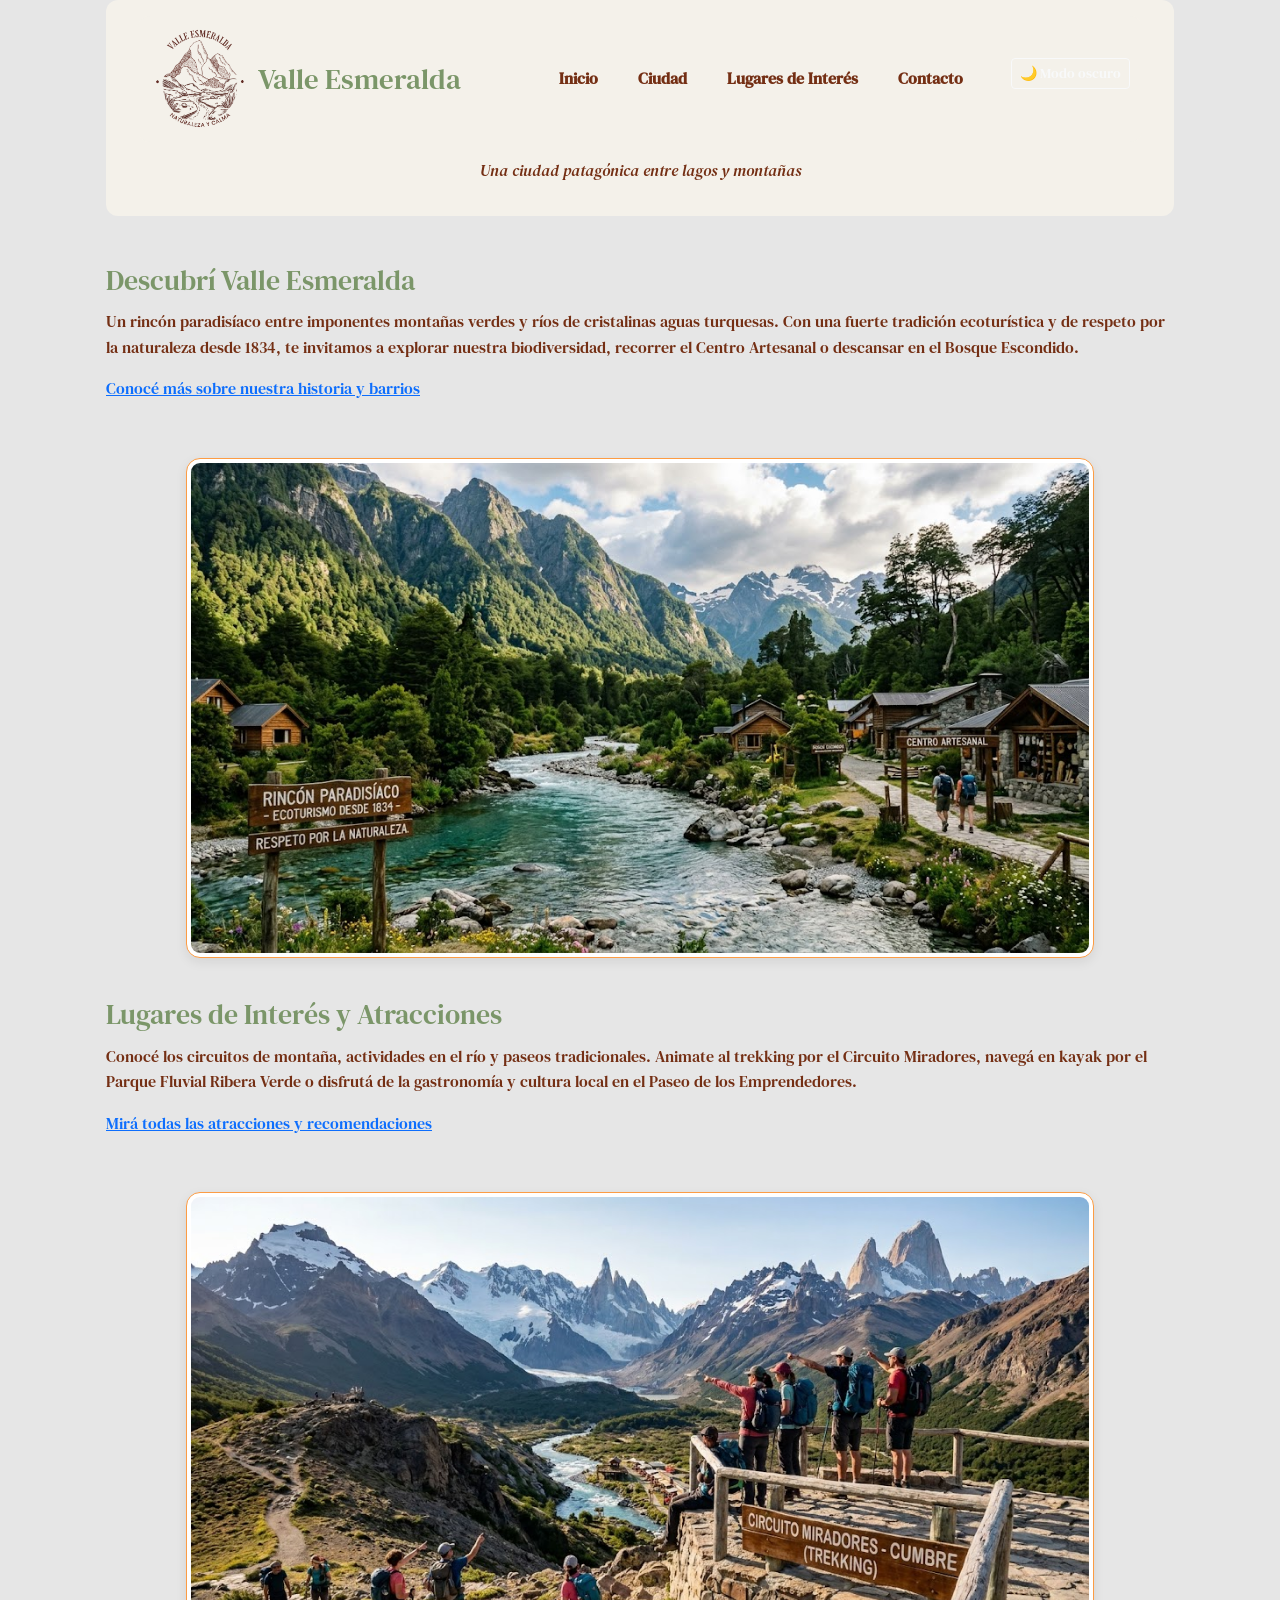
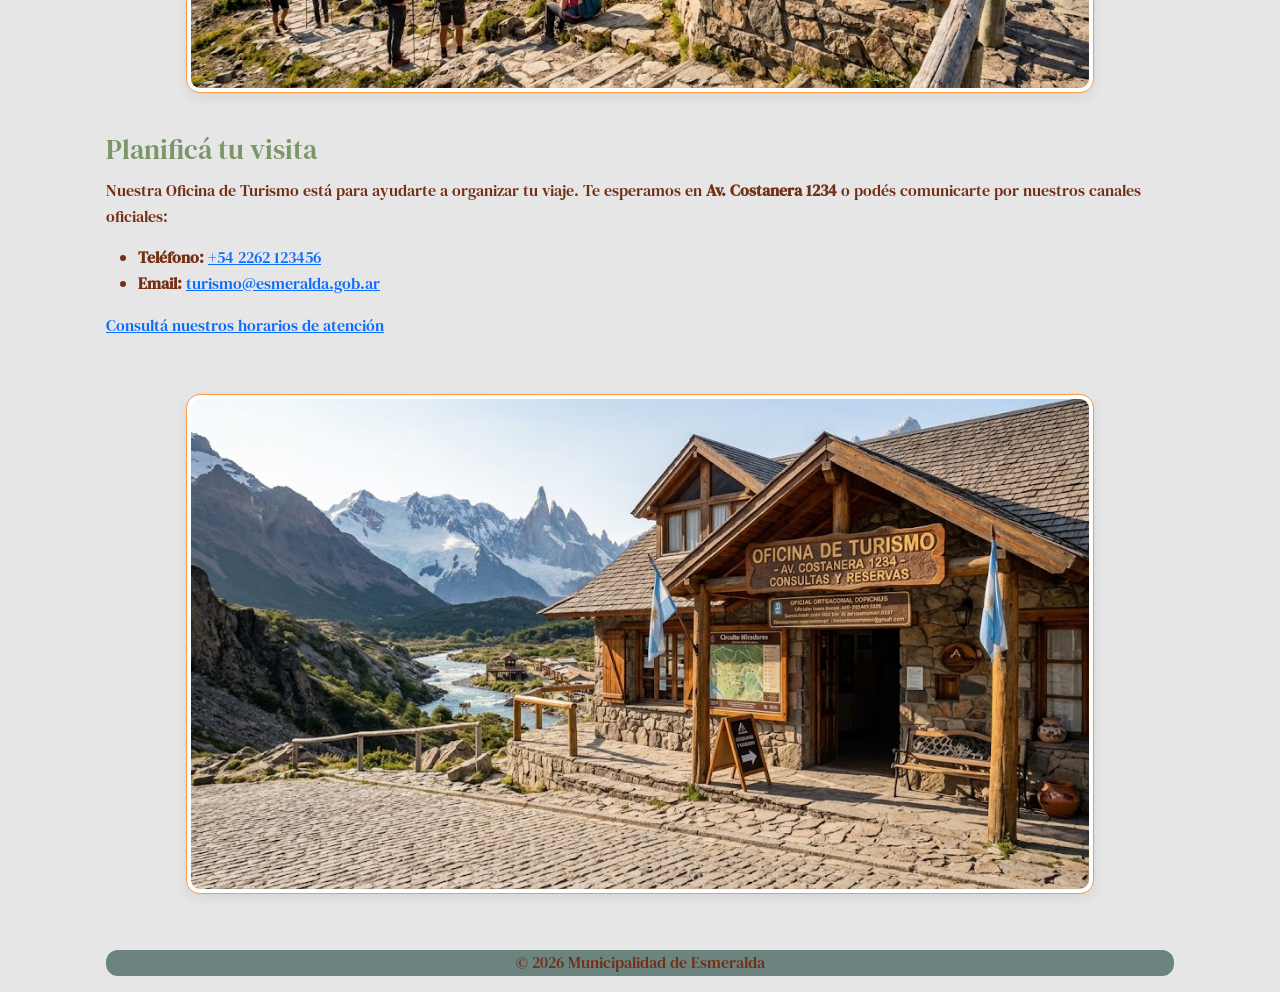
<file: index.html>
<!DOCTYPE html>
<html lang="es">

<head>
    <meta charset="UTF-8">
    <meta name="viewport" content="width=device-width, initial-scale=1.0">
    <title>Valle Esmeralda - Inicio</title>

    <link rel="preconnect" href="https://fonts.googleapis.com">
    <link rel="preconnect" href="https://fonts.gstatic.com" crossorigin>
    <link href="https://fonts.googleapis.com/css2?family=DM+Serif+Text:ital@0;1&display=swap" rel="stylesheet">
    <link href="https://cdn.jsdelivr.net/npm/bootstrap@5.3.3/dist/css/bootstrap.min.css" rel="stylesheet">
    <link rel=stylesheet href=css/estilos.css>
</head>

<body>

    <header>
        <nav class="navbar navbar-expand-lg navbar-dark bg-dark">
            <div class="container-fluid">
                <a class="navbar-brand d-flex align-items-center gap-2" href="index.html">
                    <img src="imagenes/logo.png" alt="Logo Valle Esmeralda" class="logo">
                    <span>Valle Esmeralda</span>
                </a>

                <button class="navbar-toggler" type="button" data-bs-toggle="collapse" data-bs-target="#navbarNav"
                    aria-controls="navbarNav" aria-expanded="false" aria-label="Toggle navigation">
                    <span class="navbar-toggler-icon"></span>
                </button>

                <div class="collapse navbar-collapse" id="navbarNav">
                    <ul class="navbar-nav ms-auto">
                        <li class="nav-item"><a class="nav-link" href="index.html">Inicio</a></li>
                        <li class="nav-item"><a class="nav-link" href="ciudad.html">Ciudad</a></li>
                        <li class="nav-item"><a class="nav-link" href="lugares.html">Lugares de Interés</a></li>
                        <li class="nav-item"><a class="nav-link" href="contacto.html">Contacto</a></li>

                        <li class="nav-item">
                            <button id="btn-modo" type="button" class="btn btn-outline-light btn-sm ms-lg-3 mt-2 mt-lg-0">
                                🌙 Modo oscuro
                            </button>
                        </li>        
                    </ul>
                </div>
            </div>
        </nav>
        <p class="text-center mt-3"><em>Una ciudad patagónica entre lagos y montañas</em></p>
    </header>

    <main>
        <section id="resumen-ciudad">
            <h2>Descubrí Valle Esmeralda</h2>
            <p>Un rincón paradisíaco entre imponentes montañas verdes y ríos de cristalinas aguas turquesas. Con una
                fuerte tradición ecoturística y de respeto por la naturaleza desde 1834, te invitamos a explorar nuestra
                biodiversidad, recorrer el Centro Artesanal o descansar en el Bosque Escondido.</p>
            <a href="ciudad.html">Conocé más sobre nuestra historia y barrios</a>
        </section>
        <img src="imagenes/ciudad-ValleEsmeralda.jpg" alt="Vista de Valle Esmeralda">

        <section id="resumen-lugares">
            <h2>Lugares de Interés y Atracciones</h2>
            <p>Conocé los circuitos de montaña, actividades en el río y paseos tradicionales. Animate al trekking por el
                Circuito Miradores, navegá en kayak por el Parque Fluvial Ribera Verde o disfrutá de la gastronomía y
                cultura local en el Paseo de los Emprendedores.</p>
            <a href="lugares.html">Mirá todas las atracciones y recomendaciones</a>
        </section>
        <img src="imagenes/lugares-ValleEsmeralda.jpg" alt="Excursiones en Vale Esmeralda">

        <section id="resumen-contacto">
            <h2>Planificá tu visita</h2>
            <p>Nuestra Oficina de Turismo está para ayudarte a organizar tu viaje. Te esperamos en <strong>Av. Costanera
                    1234</strong> o podés comunicarte por nuestros canales oficiales:</p>
            <ul>
                <li><strong>Teléfono:</strong> <a href="tel:+542262123456">+54 2262 123456</a></li>
                <li><strong>Email:</strong> <a href="mailto:turismo@esmeralda.gob.ar">turismo@esmeralda.gob.ar</a></li>
            </ul>
            <a href="contacto.html">Consultá nuestros horarios de atención</a>
        </section>
        <img src="imagenes/turismo-ValleEsmeralda.jpg" alt="Oficina de Turismo de Valle Esmeralda">
    </main>

    <footer>
        <p class="letraFooter">&copy; 2026 Municipalidad de Esmeralda</p>
    </footer>
    <script src="https://cdn.jsdelivr.net/npm/bootstrap@5.3.3/dist/js/bootstrap.bundle.min.js"></script>
    <script src="js/main.js"></script>

</body>

</html>
</file>
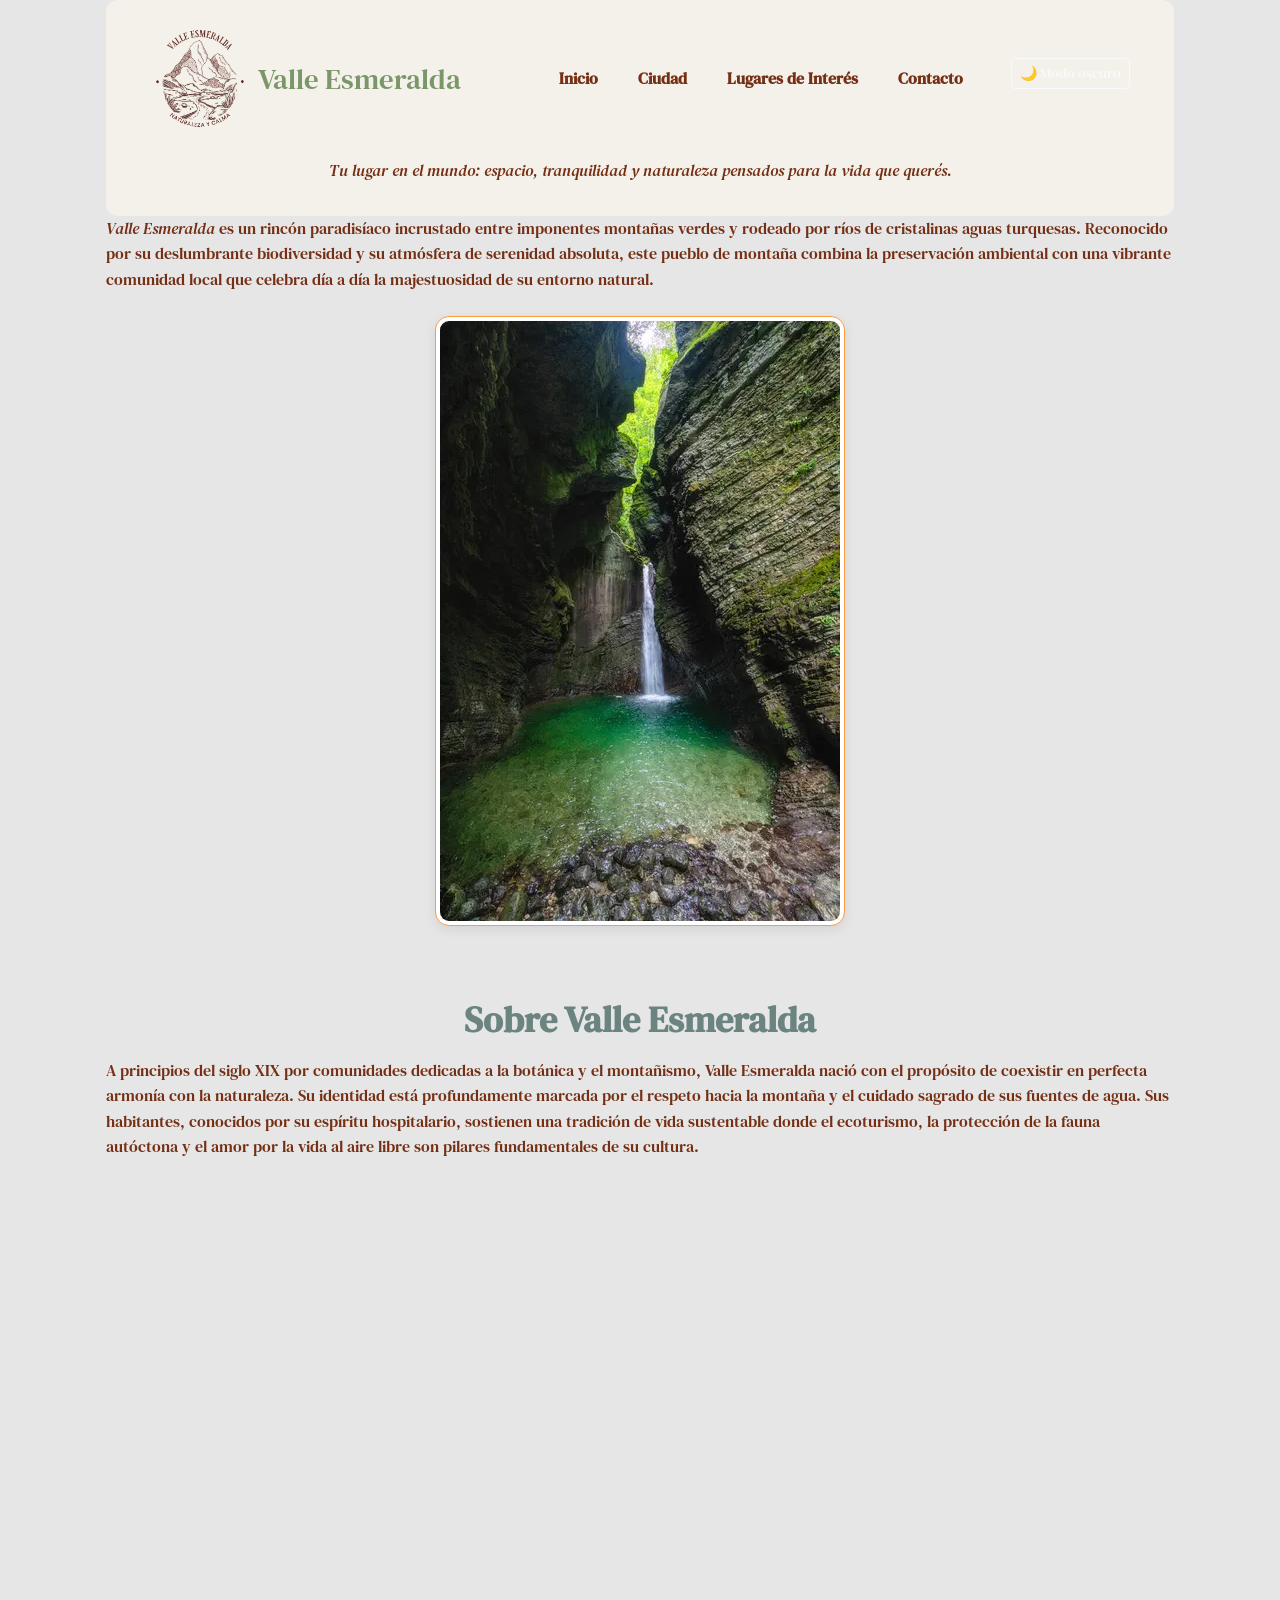
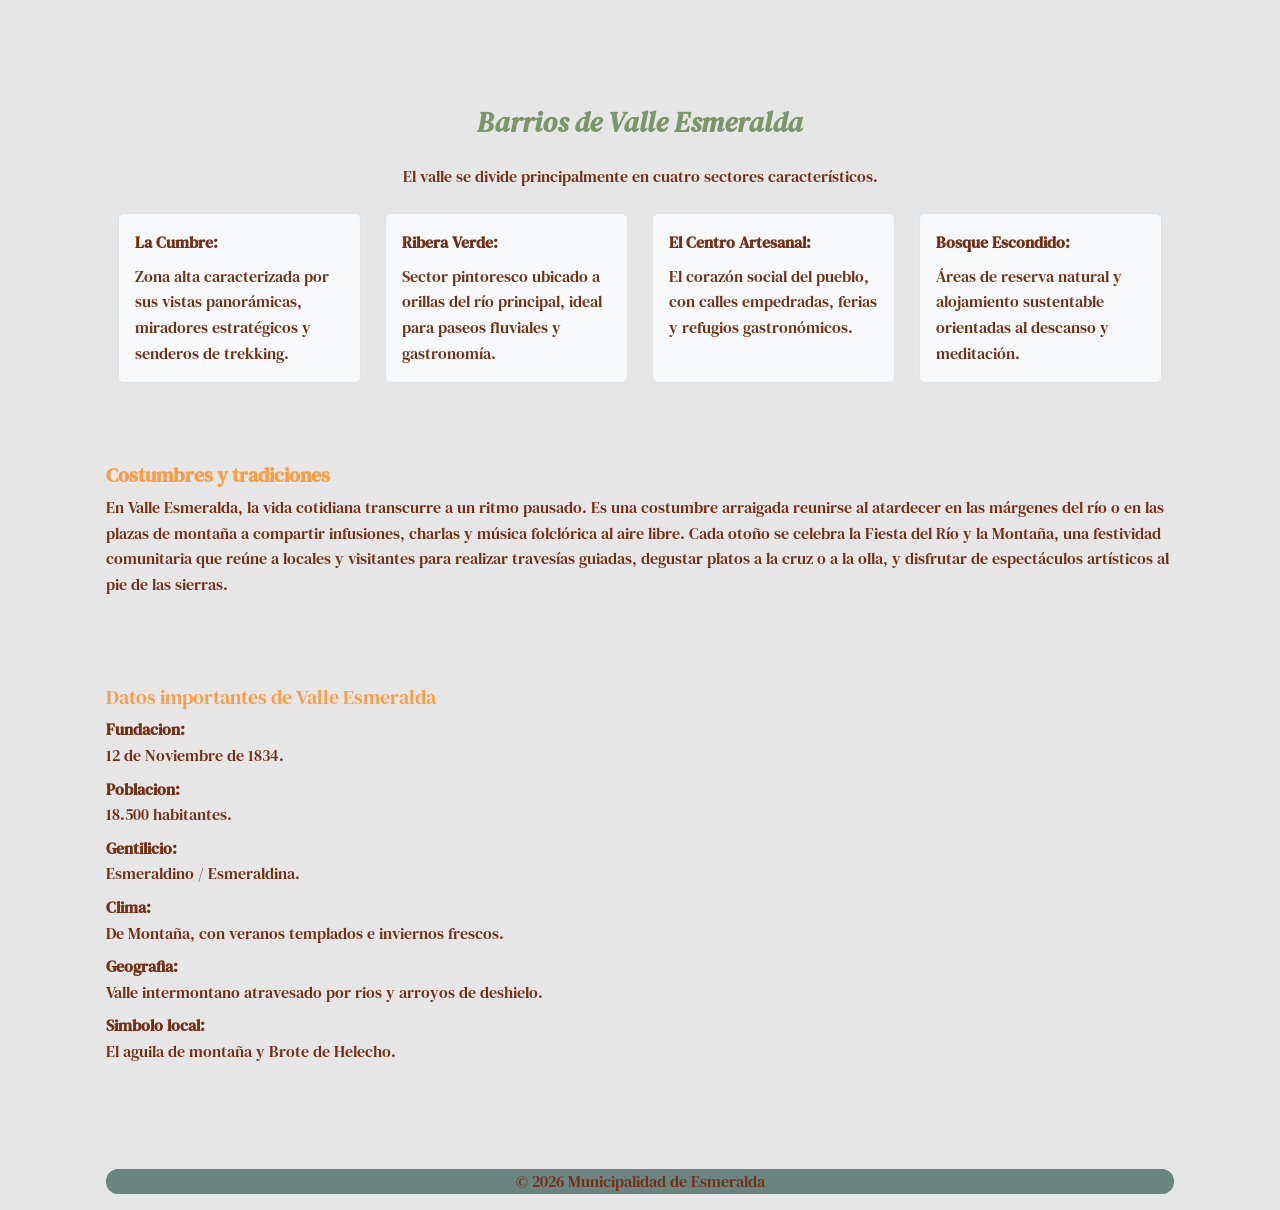
<file: ciudad.html>
<!doctype html>
<html lang="es">
  <head>
    <meta charset="UTF-8" />
    <meta name="viewport" content="width=device-width, initial-scale=1.0" />
    <title>Ciudad - Valle Esmeralda</title>

    <link rel="preconnect" href="https://fonts.googleapis.com" />
    <link rel="preconnect" href="https://fonts.gstatic.com" crossorigin />
    <link
      href="https://cdn.jsdelivr.net/npm/bootstrap@5.3.3/dist/css/bootstrap.min.css"
      rel="stylesheet"
    />
    <link
      href="https://fonts.googleapis.com/css2?family=DM+Serif+Text:ital@0;1&display=swap"
      rel="stylesheet"
    />
    <link rel="stylesheet" href="css/estilos.css" />
  </head>

  <body>
    <header>
      <nav class="navbar navbar-expand-lg navbar-dark bg-dark">
        <div class="container-fluid">
          <a
            class="navbar-brand d-flex align-items-center gap-2"
            href="index.html"
          >
            <img
              src="imagenes/logo.png"
              alt="Logo Valle Esmeralda"
              class="logo"
            />
            <span>Valle Esmeralda</span>
          </a>

          <button
            class="navbar-toggler"
            type="button"
            data-bs-toggle="collapse"
            data-bs-target="#navbarNav"
            aria-controls="navbarNav"
            aria-expanded="false"
            aria-label="Toggle navigation"
          >
            <span class="navbar-toggler-icon"></span>
          </button>

          <div class="collapse navbar-collapse" id="navbarNav">
            <ul class="navbar-nav ms-auto">
              <li class="nav-item">
                <a class="nav-link" href="index.html">Inicio</a>
              </li>
              <li class="nav-item">
                <a class="nav-link" href="ciudad.html">Ciudad</a>
              </li>
              <li class="nav-item">
                <a class="nav-link" href="lugares.html">Lugares de Interés</a>
              </li>
              <li class="nav-item">
                <a class="nav-link" href="contacto.html">Contacto</a>
              </li>

              <li class="nav-item">
                <button
                  id="btn-modo"
                  type="button"
                  class="btn btn-outline-light btn-sm ms-lg-3 mt-2 mt-lg-0"
                >
                  🌙 Modo oscuro
                </button>
              </li>
            </ul>
          </div>
        </div>
      </nav>

      <p class="text-center mt-3">
        <em
          >Tu lugar en el mundo: espacio, tranquilidad y naturaleza pensados
          para la vida que querés.</em
        >
      </p>
    </header>
    <p class="introduccion">
      <em>Valle Esmeralda</em> es un rincón paradisíaco incrustado entre
      imponentes montañas verdes y rodeado por ríos de cristalinas aguas
      turquesas. Reconocido por su deslumbrante biodiversidad y su atmósfera de
      serenidad absoluta, este pueblo de montaña combina la preservación
      ambiental con una vibrante comunidad local que celebra día a día la
      majestuosidad de su entorno natural.
    </p>
    <img
      class="imagenDeIntroduccion"
      src="imagenes/valleEsmeralda.jpg"
      alt="Vista de valle esmeralda desde un punto estrategico."
    />

    <main>
      <section id="ubicacion">
        <h1><strong>Sobre Valle Esmeralda</strong></h1>
        <p>
          A principios del siglo XIX por comunidades dedicadas a la botánica y
          el montañismo, Valle Esmeralda nació con el propósito de coexistir en
          perfecta armonía con la naturaleza. Su identidad está profundamente
          marcada por el respeto hacia la montaña y el cuidado sagrado de sus
          fuentes de agua. Sus habitantes, conocidos por su espíritu
          hospitalario, sostienen una tradición de vida sustentable donde el
          ecoturismo, la protección de la fauna autóctona y el amor por la vida
          al aire libre son pilares fundamentales de su cultura.
        </p>
        <iframe
          src="https://www.google.com/maps/embed?pb=!1m18!1m12!1m3!1d29844.52440978913!2d-105.24488126232674!3d20.76839584957536!2m3!1f0!2f0!3f0!3m2!1i1024!2i768!4f13.1!3m3!1m2!1s0x842147dd7020b9a9%3A0x7bcd4be69fecaa9e!2s63737%20San%20Jos%C3%A9%20del%20Valle%2C%20Nay.%2C%20M%C3%A9xico!5e0!3m2!1ses!2sar!4v1790870543502!5m2!1ses!2sar"
          width="600"
          height="450"
          allowfullscreen=""
          loading="lazy"
          referrerpolicy="strict-origin-when-cross-origin"
          title="Mapa de ubicacion de Valle Esmeralda"
        ></iframe>
      </section>

      <section class="container my-5">
        <h2 class="text-center mb-4">
          <strong><em>Barrios de Valle Esmeralda</em></strong>
        </h2>
        <p class="text-center mb-4">
          El valle se divide principalmente en cuatro sectores característicos.
        </p>

        <!-- 1. Creamos una Fila (row) con separación entre columnas (g-4) -->
        <div class="row g-4">
          <!-- Columna 1: La Cumbre (Ocupa 6 espacios en pantallas medianas/grandes, 12 en celulares) -->
          <div class="col-md-6 col-lg-3">
            <div class="p-3 border bg-light h-100 rounded">
              <strong>La Cumbre:</strong>
              <p class="mt-2 mb-0">
                Zona alta caracterizada por sus vistas panorámicas, miradores
                estratégicos y senderos de trekking.
              </p>
            </div>
          </div>

          <!-- Columna 2: Ribera Verde -->
          <div class="col-md-6 col-lg-3">
            <div class="p-3 border bg-light h-100 rounded">
              <strong>Ribera Verde:</strong>
              <p class="mt-2 mb-0">
                Sector pintoresco ubicado a orillas del río principal, ideal
                para paseos fluviales y gastronomía.
              </p>
            </div>
          </div>

          <!-- Columna 3: El Centro Artesanal -->
          <div class="col-md-6 col-lg-3">
            <div class="p-3 border bg-light h-100 rounded">
              <strong>El Centro Artesanal:</strong>
              <p class="mt-2 mb-0">
                El corazón social del pueblo, con calles empedradas, ferias y
                refugios gastronómicos.
              </p>
            </div>
          </div>

          <!-- Columna 4: Bosque Escondido -->
          <div class="col-md-6 col-lg-3">
            <div class="p-3 border bg-light h-100 rounded">
              <strong>Bosque Escondido:</strong>
              <p class="mt-2 mb-0">
                Áreas de reserva natural y alojamiento sustentable orientadas al
                descanso y meditación.
              </p>
            </div>
          </div>
        </div>
      </section>

      <section>
        <h3><strong>Costumbres y tradiciones</strong></h3>
        <p>
          En Valle Esmeralda, la vida cotidiana transcurre a un ritmo pausado.
          Es una costumbre arraigada reunirse al atardecer en las márgenes del
          río o en las plazas de montaña a compartir infusiones, charlas y
          música folclórica al aire libre. Cada otoño se celebra la Fiesta del
          Río y la Montaña, una festividad comunitaria que reúne a locales y
          visitantes para realizar travesías guiadas, degustar platos a la cruz
          o a la olla, y disfrutar de espectáculos artísticos al pie de las
          sierras.
        </p>
      </section>
      <section>
        <h3>Datos importantes de Valle Esmeralda</h3>
        <dl>
          <dt><strong>Fundacion:</strong></dt>
          <dd>12 de Noviembre de 1834.</dd>
          <dt><strong>Poblacion:</strong></dt>
          <dd>18.500 habitantes.</dd>
          <dt><strong>Gentilicio:</strong></dt>
          <dd>Esmeraldino / Esmeraldina.</dd>
          <dt><strong>Clima:</strong></dt>
          <dd>De Montaña, con veranos templados e inviernos frescos.</dd>
          <dt><strong>Geografia:</strong></dt>
          <dd>Valle intermontano atravesado por rios y arroyos de deshielo.</dd>
          <dt><strong>Simbolo local:</strong></dt>
          <dd>El aguila de montaña y Brote de Helecho.</dd>
        </dl>
      </section>
    </main>
    <footer>
      <p class="letraFooter">&copy; 2026 Municipalidad de Esmeralda</p>
    </footer>

    <script src="https://cdn.jsdelivr.net/npm/bootstrap@5.3.3/dist/js/bootstrap.bundle.min.js"></script>
    <script src="js/main.js"></script>
  </body>
</html>
</file>
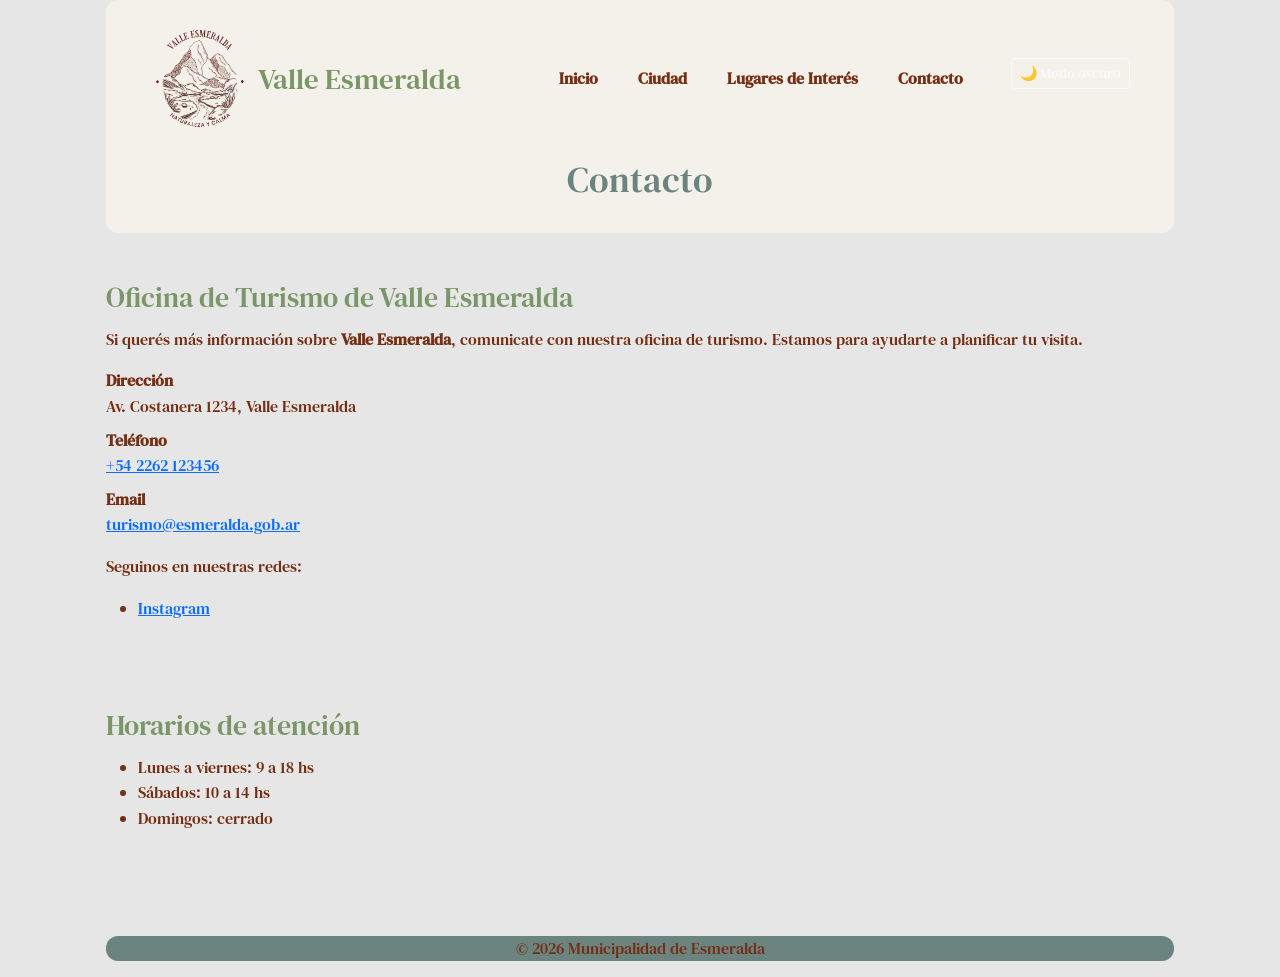
<file: contacto.html>
<!doctype html>
<html lang="es">
  <head>
    <meta charset="UTF-8" />
    <meta name="viewport" content="width=device-width, initial-scale=1.0" />
    <title>Contacto - Valle Esmeralda</title>

    <link rel="preconnect" href="https://fonts.googleapis.com" />
    <link rel="preconnect" href="https://fonts.gstatic.com" crossorigin />
    <link
      href="https://fonts.googleapis.com/css2?family=DM+Serif+Text:ital@0;1&display=swap"
      rel="stylesheet"
    />
    <link
      href="https://cdn.jsdelivr.net/npm/bootstrap@5.3.3/dist/css/bootstrap.min.css"
      rel="stylesheet"
    />
    <link rel="stylesheet" href="css/estilos.css" />
  </head>

  <body>
    <header>
      <nav class="navbar navbar-expand-lg navbar-dark bg-dark">
        <div class="container-fluid">
          <a
            class="navbar-brand d-flex align-items-center gap-2"
            href="index.html"
          >
            <img
              src="imagenes/logo.png"
              alt="Logo Valle Esmeralda"
              class="logo"
            />
            <span>Valle Esmeralda</span>
          </a>

          <button
            class="navbar-toggler"
            type="button"
            data-bs-toggle="collapse"
            data-bs-target="#navbarNav"
            aria-controls="navbarNav"
            aria-expanded="false"
            aria-label="Toggle navigation"
          >
            <span class="navbar-toggler-icon"></span>
          </button>

          <div class="collapse navbar-collapse" id="navbarNav">
            <ul class="navbar-nav ms-auto">
              <li class="nav-item">
                <a class="nav-link" href="index.html">Inicio</a>
              </li>
              <li class="nav-item">
                <a class="nav-link" href="ciudad.html">Ciudad</a>
              </li>
              <li class="nav-item">
                <a class="nav-link" href="lugares.html">Lugares de Interés</a>
              </li>
              <li class="nav-item">
                <a class="nav-link" href="contacto.html">Contacto</a>
              </li>

              <li class="nav-item">
                <button
                  id="btn-modo"
                  type="button"
                  class="btn btn-outline-light btn-sm ms-lg-3 mt-2 mt-lg-0"
                >
                  🌙 Modo oscuro
                </button>
              </li>
            </ul>
          </div>
        </div>
      </nav>
      <h1 class="text-center mt-3">Contacto</h1>
    </header>

    <main>
      <section id="oficina-turismo">
        <h2>Oficina de Turismo de Valle Esmeralda</h2>
        <p>
          Si querés más información sobre <strong>Valle Esmeralda</strong>,
          comunicate con nuestra oficina de turismo. Estamos para ayudarte a
          planificar tu visita.
        </p>

        <dl>
          <dt>Dirección</dt>
          <dd>Av. Costanera 1234, Valle Esmeralda</dd>

          <dt>Teléfono</dt>
          <dd><a href="tel:+542262123456">+54 2262 123456</a></dd>

          <dt>Email</dt>
          <dd>
            <a href="mailto:turismo@esmeralda.gob.ar"
              >turismo@esmeralda.gob.ar</a
            >
          </dd>
        </dl>

        <p>Seguinos en nuestras redes:</p>
        <ul>
          <li>
            <a
              href="https://www.instagram.com/valle_esmeralda"
              target="_blank"
              rel="noopener noreferrer"
            >
              Instagram
            </a>
          </li>
        </ul>
      </section>

      <section id="horarios">
        <h2>Horarios de atención</h2>
        <ul>
          <li>Lunes a viernes: 9 a 18 hs</li>
          <li>Sábados: 10 a 14 hs</li>
          <li>Domingos: cerrado</li>
        </ul>
      </section>
    </main>

    <footer>
      <p class="letraFooter">&copy; 2026 Municipalidad de Esmeralda</p>
    </footer>

    <script src="https://cdn.jsdelivr.net/npm/bootstrap@5.3.3/dist/js/bootstrap.bundle.min.js"></script>
    <script src="js/main.js"></script>
  </body>
</html>
</file>
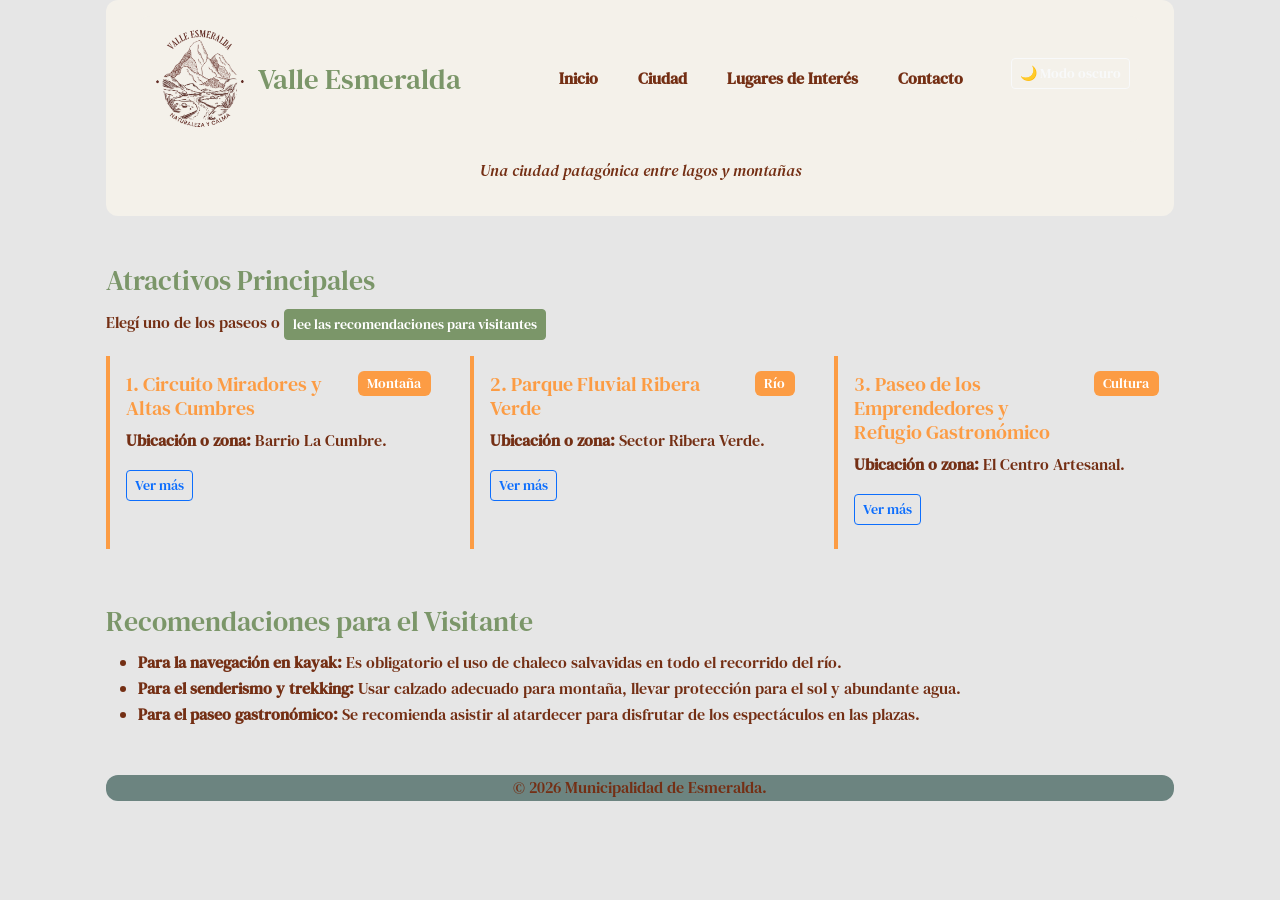
<file: lugares.html>
<!DOCTYPE html>
<html lang="es">

<head>
    <meta charset="UTF-8">
    <meta name="viewport" content="width=device-width, initial-scale=1.0">
    <title>Lugares de Interés | Valle Esmeralda</title>

    <link rel="preconnect" href="https://fonts.googleapis.com">
    <link rel="preconnect" href="https://fonts.gstatic.com" crossorigin>
    <link href="https://fonts.googleapis.com/css2?family=DM+Serif+Text:ital@0;1&display=swap" rel="stylesheet">
    <link href="https://cdn.jsdelivr.net/npm/bootstrap@5.3.3/dist/css/bootstrap.min.css" rel="stylesheet">
    <link rel=stylesheet href=css/estilos.css>

</head>

<body>

    <header>
        <nav class="navbar navbar-expand-lg navbar-dark bg-dark">
            <div class="container-fluid">
                <a class="navbar-brand d-flex align-items-center gap-2" href="index.html">
                    <img src="imagenes/logo.png" alt="Logo Valle Esmeralda" class="logo">
                    <span>Valle Esmeralda</span>
                </a>

                <button class="navbar-toggler" type="button" data-bs-toggle="collapse" data-bs-target="#navbarNav"
                    aria-controls="navbarNav" aria-expanded="false" aria-label="Toggle navigation">
                    <span class="navbar-toggler-icon"></span>
                </button>

                <div class="collapse navbar-collapse" id="navbarNav">
                    <ul class="navbar-nav ms-auto">
                        <li class="nav-item"><a class="nav-link" href="index.html">Inicio</a></li>
                        <li class="nav-item"><a class="nav-link" href="ciudad.html">Ciudad</a></li>
                        <li class="nav-item"><a class="nav-link" href="lugares.html">Lugares de Interés</a></li>
                        <li class="nav-item"><a class="nav-link" href="contacto.html">Contacto</a></li>

                        <li class="nav-item">
                            <button id="btn-modo" type="button" class="btn btn-outline-light btn-sm ms-lg-3 mt-2 mt-lg-0">
                                🌙 Modo oscuro
                            </button>
                        </li>
                    </ul>
                </div>
            </div>
        </nav>
        <p class="text-center mt-3"><em>Una ciudad patagónica entre lagos y montañas</em></p>
    </header>

    <main>
        <section>
            <h2>Atractivos Principales</h2>
            <p>Elegí uno de los paseos o <a href="#recomendaciones" class="btn btn-primary btn-sm">lee las
                    recomendaciones para visitantes</a></p>

            <div class="contenedor-tarjetas">

                <article class="contenedor-relativo">
                    <span class="badge etiqueta-posicionada">Montaña</span>
                    <h3>1. Circuito Miradores y Altas Cumbres</h3>
                    <p><strong>Ubicación o zona:</strong> Barrio La Cumbre.</p>
                    <button id="btn-exc-1" class="btn btn-outline-primary btn-sm mb-2">Ver más</button>

                    <div id="excursion-1" class="oculto">
                        <p><strong>Descripción:</strong> Red de senderos señalizados que recorre laderas boscosas hacia
                            miradores con vistas completas del valle.</p>
                        <p><strong>¿Qué se puede hacer allí?:</strong> Caminatas de <em>senderismo</em> autoguiado,
                            trekking
                            deportivo por senderos de montaña y avistamiento del águila de montaña en su hábitat.</p>
                        <p><strong>¿Por qué se recomienda visitarlo?:</strong> Permite acceder a las mejores vistas
                            panorámicas de la región y conectar directamente con la naturaleza.</p>

                    </div>

                </article>

                <article class="contenedor-relativo">
                    <span class="badge etiqueta-posicionada">Río</span>
                    <h3>2. Parque Fluvial Ribera Verde</h3>
                    <p><strong>Ubicación o zona:</strong> Sector Ribera Verde.</p>
                    <button id="btn-exc-2" class="btn btn-outline-primary btn-sm mb-2">Ver más</button>

                    <div id="excursion-2" class="oculto">
                        <p><strong>Descripción:</strong> Paseo costero sobre el río principal del pueblo, equipado con
                            bajadas náuticas y sectores arbolados con sombra.</p>
                        <p><strong>¿Qué se puede hacer allí?:</strong> Alquiler de <em>kayaks</em>, paseos fluviales a
                            remo
                            y navegación recreativa en zonas de aguas calmas.</p>
                        <p><strong>¿Por qué se recomienda visitarlo?:</strong> Es el espacio ideal para disfrutar del
                            agua
                            cristalina de deshielo y navegar en un entorno seguro y tranquilo.</p>

                    </div>

                </article>

                <article class="contenedor-relativo">
                    <span class="badge etiqueta-posicionada">Cultura</span>
                    <h3>3. Paseo de los Emprendedores y Refugio Gastronómico</h3>
                    <p><strong>Ubicación o zona:</strong> El Centro Artesanal.</p>
                    <button id="btn-exc-3" class="btn btn-outline-primary btn-sm mb-2">Ver más</button>

                    <div id="excursion-3" class="oculto">
                        <p><strong>Descripción:</strong> Feria al aire libre con puestos de madera donde cocineros y
                            artesanos del pueblo ofrecen sus especialidades.</p>
                        <p><strong>¿Qué se puede hacer allí?:</strong> Recorrer las ferias artesanales, presenciar
                            música
                            folclórica al aire libre y probar comidas tradicionales como platos a la cruz y a la olla,
                            quesos caseros y dulces de frutos del bosque.</p>
                        <p><strong>¿Por qué se recomienda visitarlo?:</strong> Es el corazón social del pueblo para
                            conocer
                            de cerca las costumbres y la hospitalidad de la comunidad.</p>
                    </div>
                </article>

            </div>
        </section>

        <aside id="recomendaciones">
            <h2>Recomendaciones para el Visitante</h2>
            <ul>
                <li><strong>Para la navegación en kayak:</strong> Es obligatorio el uso de chaleco salvavidas en todo el
                    recorrido del río.</li>
                <li><strong>Para el senderismo y trekking:</strong> Usar calzado adecuado para montaña, llevar
                    protección para el sol y abundante agua.</li>
                <li><strong>Para el paseo gastronómico:</strong> Se recomienda asistir al atardecer para disfrutar de
                    los espectáculos en las plazas.</li>
            </ul>
        </aside>
    </main>

    <footer>
        <p class="letraFooter">&copy; 2026 Municipalidad de Esmeralda.</p>
    </footer>
    <script src="https://cdn.jsdelivr.net/npm/bootstrap@5.3.3/dist/js/bootstrap.bundle.min.js"></script>
    <script src="js/main.js"></script>

</body>

</html>
</file>
<file: css/estilos.css>
:root{
    --color-primario: #7B9669;   
    --color-secundario: #6C8480; 
    --color-acento: #FC9C44;     
    --color-fondo: #E6E6E6;      
    --color-texto: #742F14;      
    --color-header: #F4F1EA;
    --color-header2: #FAF8F5;
    --color-header3: #2E3829;
    --fuente-principal: "DM Serif Text", serif;
}

*{
    box-sizing: border-box;
    margin: 0;
    padding: 0;
}

body {
    font-family: var(--fuente-principal);
    font-size: 16px;
    line-height: 1.6;
    background-color: var(--color-fondo);
    color: var(--color-texto);
    max-width: 1100px;
    margin: 0 auto;
    padding: 0 1rem;
}

/* ======================
   Encabezados
   ====================== */
h1 {
    color: var(--color-secundario);
    font-size: 2.25rem;
    margin-bottom: 1rem;
}

h2 {
    color: var(--color-primario);
    font-size: 1.75rem;
    margin-bottom: 0.75rem;
}

h3 {
    color: var(--color-acento);
    font-size: 1.25rem;
    margin-bottom: 0.5rem;
}

/* ======================
   Main y secciones de contenido
   ====================== */
main {
    padding: 2rem 0;
}

section {
    margin-bottom: 2.5rem;
    padding: 1rem 0;
}

/* ======================
   Artículos
   ====================== */
article {
    padding: 1rem;
    margin-bottom: 1.5rem;
    border-left: 4px solid var(--color-acento);
}

/* ======================
   Párrafos
   ====================== */
p {
    margin-bottom: 1rem;
}

img {
    max-width: 85%;
    height: auto;
    display: block;
    margin: 1.5rem auto;
    padding: 4px;
    background-color: #ffffff;
    border-radius: 14px;
    border: 1px solid var(--color-acento);
    box-shadow: 0 4px 12px rgba(0, 0, 0, 0.08);
}

#ubicacion {
    display: flex;
    flex-direction: column;
    align-items: center;
    width: 100%;
}


form {
    max-width: 600px;
    margin: 2rem auto;
    padding: 1.5rem;
    background-color: #ffffff;
    border: 1px solid var(--color-acento);
    border-radius: 6px;
}

form label {
    display: block;
    margin-bottom: 0.5rem;
    font-weight: bold;
    color: var(--color-texto);
}

form input[type="text"],
form input[type="email"],
form input[type="tel"],
form textarea,
form select {
    width: 100%;
    padding: 0.75rem;
    margin-bottom: 1.25rem;
    border: 1px solid var(--color-acento);
    border-radius: 4px;
    font-family: inherit;
    font-size: 1rem;
    color: var(--color-texto);
    background-color: #ffffff;
}

form input:focus,
form textarea:focus,
form select:focus {
    outline: none;
    border-color: var(--color-primario);
    box-shadow: 0 0 0 3px rgba(123, 150, 105, 0.25);
}

form textarea {
    min-height: 120px;
    resize: vertical;
}

form button,
form input[type="submit"] {
    display: inline-block;
    padding: 0.75rem 1.5rem;
    background-color: var(--color-primario);
    color: #ffffff;
    border: none;
    border-radius: 4px;
    font-family: inherit;
    font-size: 1rem;
    cursor: pointer;
}

form button:hover,
form input[type="submit"]:hover {
    background-color: var(--color-secundario);
}


table {
    width: 100%;
    margin: 2rem 0;
    border-collapse: collapse;
    background-color: #ffffff;
}

table th,
table td {
    padding: 0.75rem 1rem;
    text-align: left;
    border: 1px solid var(--color-acento);
    color: var(--color-texto);
}

table thead {
    background-color: var(--color-primario);
    color: #ffffff;
}

table tbody tr:nth-child(even) {
    background-color: #f2f5f1;
}

table tbody tr:hover {
    background-color: #e5ece3;
}

/*  HEADER */

header {
    background-color: var(--color-header);
    color: var(--color-texto);
    border-radius: 12px;
    padding: 1rem 2rem;
}

/* NAV */

nav {
    background-color: var(--color-secundario);
    border-radius: 12px;
    padding: 10px 12px;
}

nav ul {
    display: flex;
    gap: 1.5rem;
    list-style: none;
}

nav a {
    color: var(--color-texto);
    text-decoration: none;

}

nav a:hover{
    color: var(--color-acento);
}

/* footer */

/* iframe */
iframe {
    border: 0;
}

footer {
    background-color: var(--color-secundario);
    border-radius: 12px;
    
}

.letraFooter{
    text-align: center;
    color: var(--color-texto);
}

/* Posicionamiento */

header {
    position: sticky;
    top: 0;
    z-index: 1000;
}
/* Contenedor relativo para ubicar etiquetas con position absoluta */
.contenedor-relativo {
    position: relative;
}

.etiqueta-posicionada {
    position: absolute;
    top: 15px;
    right: 15px;
}

/* Bootstrap // personalizaciones */



/* Personalización del botón */
.btn-primary {
    background-color: var(--color-primario);
    border-color: var(--color-primario);
    color: #ffffff;
    font-family: var(--fuente-principal);
    transition: background-color 0.3s ease, transform 0.2s ease;
}

.btn-primary:hover,
.btn-primary:focus {
    background-color: var(--color-secundario);
    border-color: var(--color-secundario);
    color: #ffffff;
    transform: translateY(-2px);
}
/* Personalización de etiqueta */

.badge {
    background-color: var(--color-acento);
    color: #ffffff;
    font-family: var(--fuente-principal);
    font-size: 0.85rem;
    font-weight: normal;
    padding: 0.4em 0.7em;
}

/* Peronalizacion Navbar*/
.bg-dark {
    background-color: var(--color-header) !important; 
}

/*Nombre de la ciudad*/
.navbar-brand {
    color: var(--color-primario) !important;
    font-family: var(--fuente-principal);
    font-size: 1.8rem;
}

/*Enlaces del menú*/
.navbar-dark .navbar-nav .nav-link {
    color: var(--color-texto);
    font-weight: bold;
}

/*Cursor sobre link*/
.navbar-dark .navbar-nav .nav-link:hover {
    color: var(--color-acento);
}

/* Flexbox - tarjetas de lugares*/
.contenedor-tarjetas {
    display: flex;
    flex-wrap: wrap;
    gap: 1.5rem;
}

.contenedor-tarjetas article {
    flex: 1 1 280px;
    margin-bottom: 0;
}

.contenedor-tarjetas article h3 {
    padding-right: 5rem;
}

/* Botón hamburguesa visible sobre fondo claro */
.navbar-toggler {
    border-color: var(--color-primario);
}

.navbar-toggler-icon {
    filter: invert(1);
}

.logo {
    width: 100px;
    height: 100px;
    object-fit: contain;
    background-color: transparent;
    border: none;
    box-shadow: none;
    margin: 0;
    padding: 0;
    mix-blend-mode: multiply;
}

.oculto {
    display: none;
}

/* ======================
   Modo oscuro
   ====================== */
body.oscuro {
    --color-fondo: #1E2420;
    --color-texto: #EDE8DC;
    --color-header: #2E3829;
    --color-primario: #A3C28F;
}

body.oscuro h1 {
    color: #9DB8B3;
}

body.oscuro .bg-light {
    background-color: #2B332D !important;
}

body.oscuro .navbar-toggler-icon {
    filter: none;
}

body.oscuro .logo {
    filter: invert(1);
    mix-blend-mode: screen;
}
</file>
